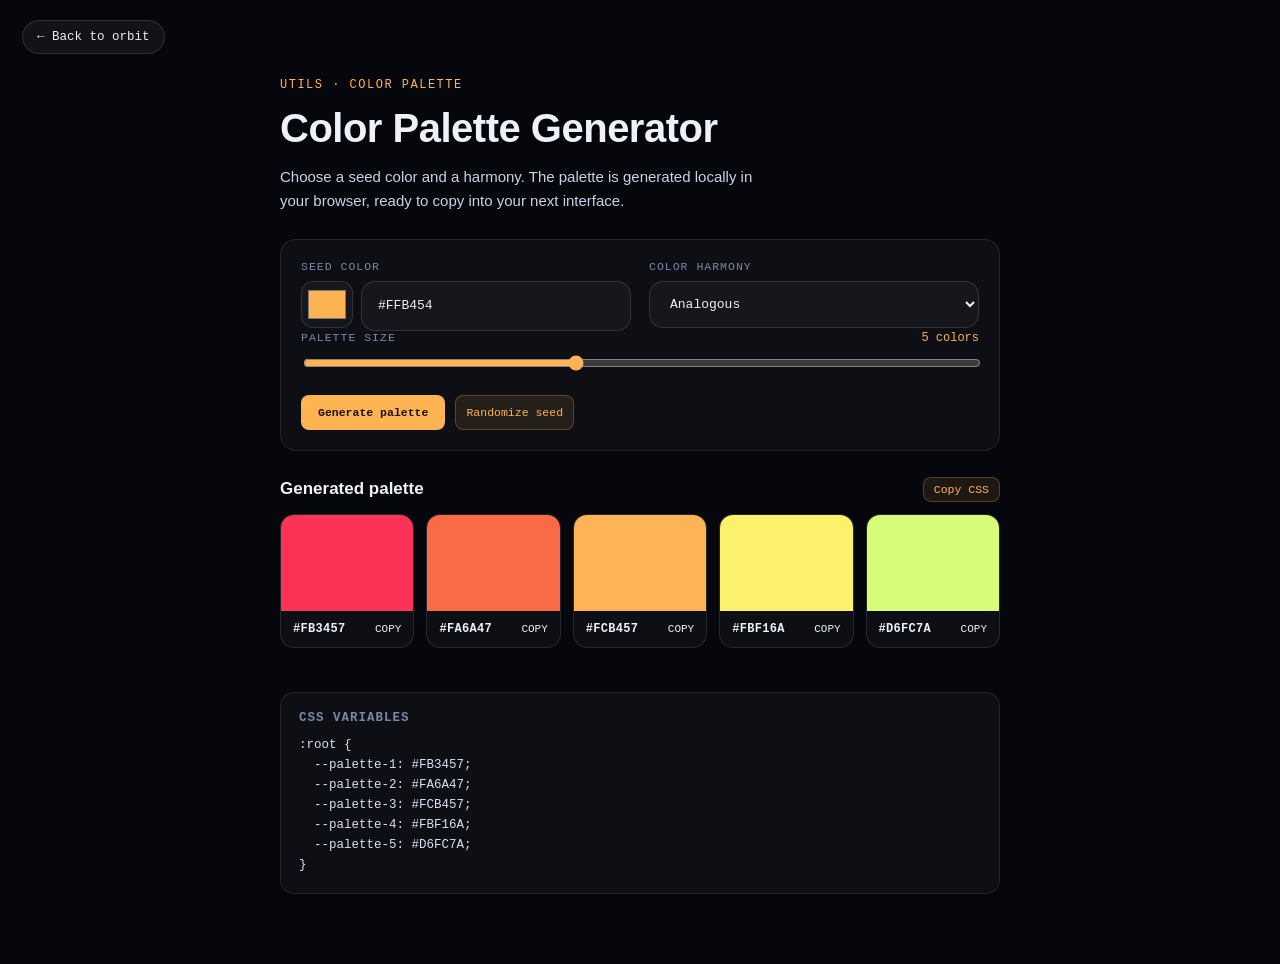
<file: html/utils/color-palette.html>
<!DOCTYPE html>
<html lang="en">
<head>
<meta charset="UTF-8" />
<meta name="viewport" content="width=device-width, initial-scale=1.0" />
<meta name="description" content="Generate harmonious color palettes locally in your browser." />
<meta name="author" content="Saviour Achoda" />
<meta name="robots" content="index, follow" />
<meta name="theme-color" content="#05070d" />
<meta property="og:type" content="website" />
<meta property="og:title" content="Color Palette Generator — Saviour Achoda" />
<meta property="og:description" content="Generate harmonious, copy-ready color palettes locally in your browser." />
<title>Color Palette Generator — Saviour Achoda</title>
<link rel="stylesheet" href="/css/utils.css" />
</head>
<body>

  <a class="back-link" href="/html/index.html">← Back to orbit</a>

  <main>
    <div class="eyebrow">Utils · Color Palette</div>
    <h1>Color Palette Generator</h1>
    <p class="lede">Choose a seed color and a harmony. The palette is generated locally in your browser, ready to copy into your next interface.</p>

    <form class="tool-panel" id="palette-form">
      <div class="form-grid">
        <div class="control-field">
          <label for="hex-input">Seed color</label>
          <div class="color-input-row">
            <input id="seed-color" type="color" value="#ffb454" aria-label="Choose a seed color" />
            <input id="hex-input" type="text" value="#FFB454" maxlength="7" autocomplete="off" spellcheck="false" />
          </div>
        </div>

        <div class="control-field">
          <label for="harmony-select">Color harmony</label>
          <select id="harmony-select">
            <option value="analogous">Analogous</option>
            <option value="complementary">Complementary</option>
            <option value="triadic">Triadic</option>
            <option value="split-complementary">Split complementary</option>
            <option value="tetradic">Tetradic</option>
            <option value="monochromatic">Monochromatic</option>
          </select>
        </div>
      </div>

      <div class="control-field">
        <div class="control-label-row">
          <label for="palette-size">Palette size</label>
          <output class="inline-value" id="palette-size-value" for="palette-size">5 colors</output>
        </div>
        <input id="palette-size" type="range" min="3" max="8" value="5" />
      </div>

      <div class="button-row">
        <button class="action-btn action-btn-primary" type="submit">Generate palette</button>
        <button class="action-btn" id="randomize-seed" type="button">Randomize seed</button>
      </div>
    </form>

    <div id="error" class="error hidden" role="alert"></div>

    <section class="result" aria-labelledby="palette-heading">
      <div class="section-head">
        <h2 id="palette-heading">Generated palette</h2>
        <button class="action-btn" id="copy-css" type="button">Copy CSS</button>
      </div>
      <div class="palette-grid" id="palette-grid"></div>
      <p class="copy-status" id="copy-status" aria-live="polite"></p>

      <div class="panel code-panel">
        <div class="panel-head"><h3>CSS variables</h3></div>
        <pre id="css-output"></pre>
      </div>
    </section>
  </main>

<script src="/js/utils/color-palette.js"></script>
</body>
</html>
</file>
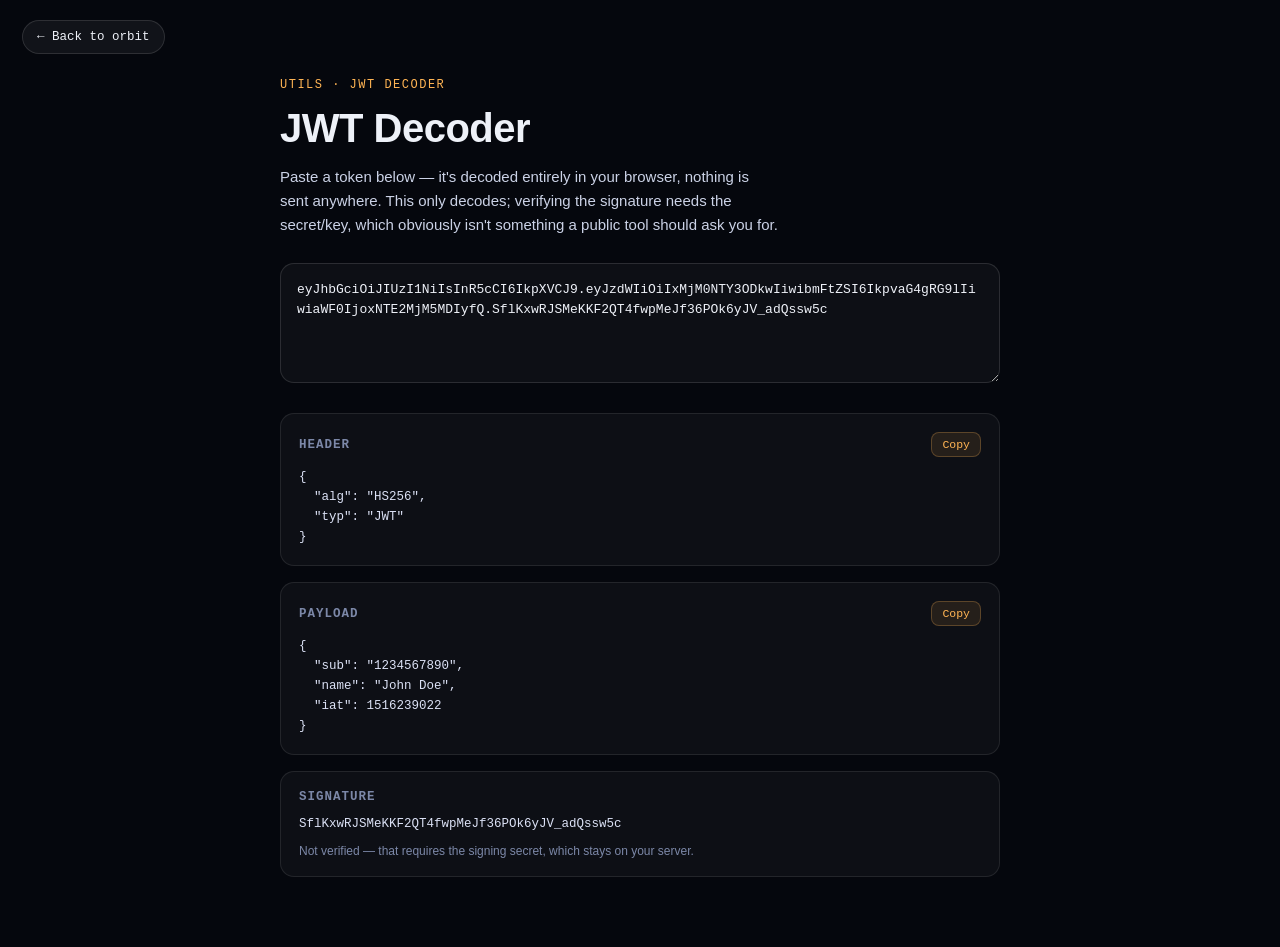
<file: html/utils/jwt-decoder.html>
<!--
  FILE: html/utils/jwt-decoder.html
  Standalone tool page — no build step, shares the portfolio's dark-space palette.
  Lives under html/utils and returns to the portfolio at ../index.html.
-->
<!DOCTYPE html>
<html lang="en">
<head>
<meta charset="UTF-8" />
<meta name="viewport" content="width=device-width, initial-scale=1.0" />
<meta name="description" content="Decode JWT headers and payloads locally without sending tokens to a server." />
<meta name="author" content="Saviour Achoda" />
<meta name="robots" content="index, follow" />
<meta name="theme-color" content="#05070d" />
<meta property="og:type" content="website" />
<meta property="og:title" content="JWT Decoder — Saviour Achoda" />
<meta property="og:description" content="Inspect JWT headers and payloads entirely inside your browser." />
<title>JWT Decoder — Saviour Achoda</title>
<link rel="stylesheet" href="/css/utils.css" />
</head>
<body>

  <a class="back-link" href="/html/index.html">← Back to orbit</a>

  <main>
    <div class="eyebrow">Utils · JWT Decoder</div>
    <h1>JWT Decoder</h1>
    <p class="lede">Paste a token below — it's decoded entirely in your browser, nothing is
    sent anywhere. This only decodes; verifying the signature needs the secret/key, which
    obviously isn't something a public tool should ask you for.</p>

    <textarea class="decoder-input" id="jwt-input" spellcheck="false"></textarea>

    <div id="error" class="error hidden"></div>

    <div id="result" class="result result-stack hidden">
      <div class="panel">
        <div class="panel-head"><h3>Header</h3><button class="action-btn" type="button" data-copy-target="header-json">Copy</button></div>
        <pre id="header-json"></pre>
      </div>
      <div class="panel">
        <div class="panel-head"><h3>Payload</h3><button class="action-btn" type="button" data-copy-target="payload-json">Copy</button></div>
        <pre id="payload-json"></pre>
        <div id="exp-status" class="exp-status hidden"></div>
      </div>
      <div class="panel">
        <div class="panel-head"><h3>Signature</h3></div>
        <pre id="signature-raw"></pre>
        <p class="hint-text">Not verified — that requires the signing secret, which stays on your server.</p>
      </div>
    </div>
  </main>

<script src="/js/utils/jwt-decoder.js"></script>
</body>
</html>
</file>
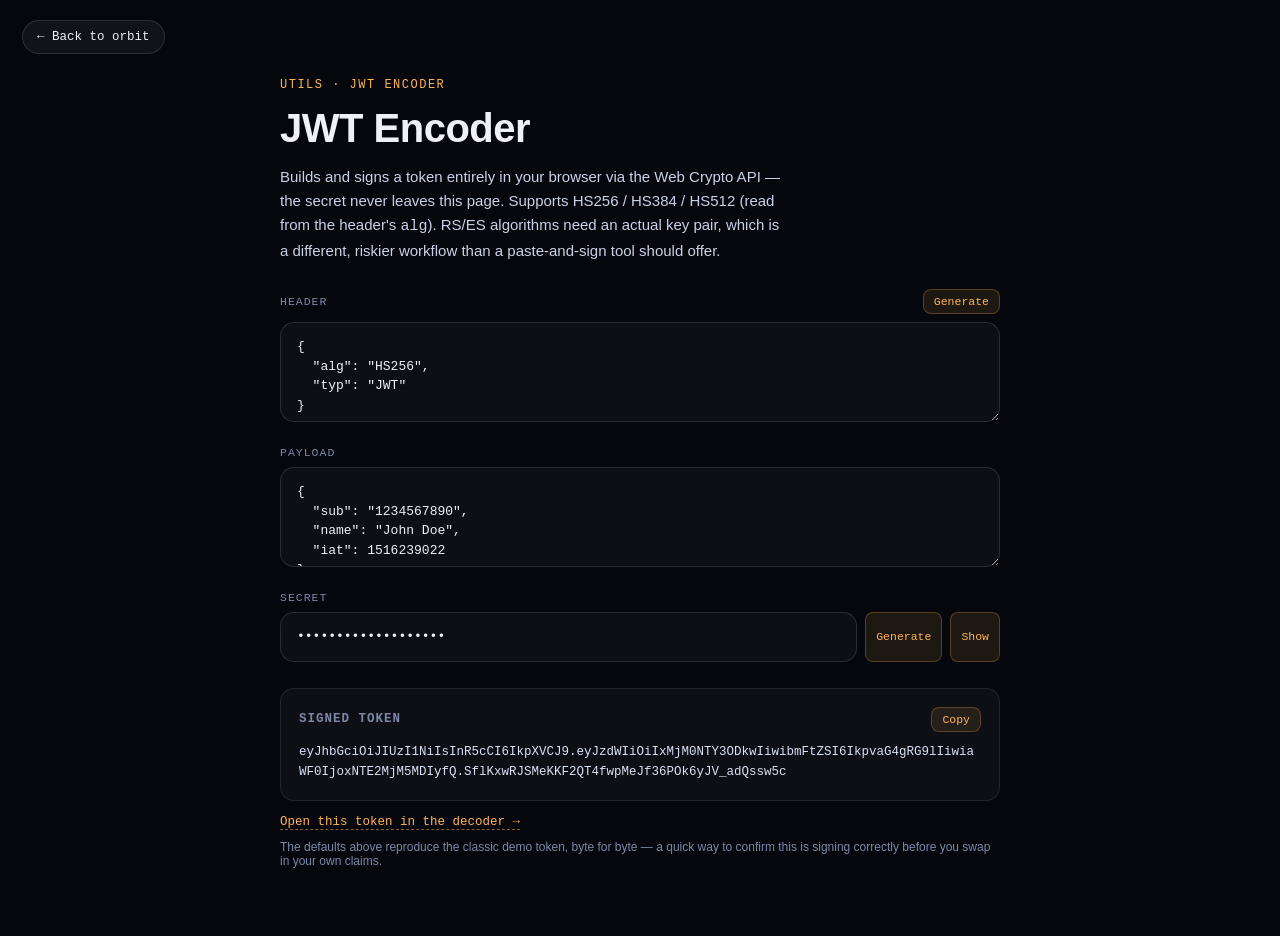
<file: html/utils/jwt-encoder.html>
<!--
  FILE: html/utils/jwt-encoder.html
  Companion to jwt-decoder.html. Signs HS256/384/512 tokens entirely client-side
  via the Web Crypto API — no backend, secret never leaves the browser.
  RS/ES algorithms are out of scope here since those need a real key pair,
  which is a different (and riskier) UX to build safely.
-->
<!DOCTYPE html>
<html lang="en">
<head>
<meta charset="UTF-8" />
<meta name="viewport" content="width=device-width, initial-scale=1.0" />
<meta name="description" content="Build and sign HS256, HS384, or HS512 JSON Web Tokens locally with the Web Crypto API." />
<meta name="author" content="Saviour Achoda" />
<meta name="robots" content="index, follow" />
<meta name="theme-color" content="#05070d" />
<meta property="og:type" content="website" />
<meta property="og:title" content="JWT Encoder — Saviour Achoda" />
<meta property="og:description" content="Build and sign HMAC JSON Web Tokens entirely inside your browser." />
<title>JWT Encoder — Saviour Achoda</title>
<link rel="stylesheet" href="/css/utils.css" />
</head>
<body>

  <a class="back-link" href="/html/index.html">← Back to orbit</a>

  <main>
    <div class="eyebrow">Utils · JWT Encoder</div>
    <h1>JWT Encoder</h1>
    <p class="lede">Builds and signs a token entirely in your browser via the Web Crypto API —
    the secret never leaves this page. Supports HS256 / HS384 / HS512 (read from the header's
    <code>alg</code>). RS/ES algorithms need an actual key pair, which is a different, riskier
    workflow than a paste-and-sign tool should offer.</p>

    <div class="field-head">
      <label for="header-input">Header</label>
      <button class="action-btn" id="generate-header" type="button">Generate</button>
    </div>
    <textarea id="header-input" spellcheck="false">{
  "alg": "HS256",
  "typ": "JWT"
}</textarea>

    <label for="payload-input">Payload</label>
    <textarea id="payload-input" spellcheck="false">{
  "sub": "1234567890",
  "name": "John Doe",
  "iat": 1516239022
}</textarea>

    <label for="secret-input">Secret</label>
    <div class="secret-row">
      <input type="password" id="secret-input" value="your-256-bit-secret" spellcheck="false" />
      <button class="action-btn" id="generate-secret" type="button">Generate</button>
      <button class="action-btn" id="toggle-secret" type="button">Show</button>
    </div>

    <div id="error" class="error hidden"></div>

    <div id="result" class="result hidden">
      <div class="panel">
        <div class="panel-head"><h3>Signed Token</h3><button class="action-btn" id="copy-token" type="button">Copy</button></div>
        <pre id="token-output"></pre>
      </div>
      <a class="decoder-link" id="open-in-decoder" href="/html/utils/jwt-decoder.html">Open this token in the decoder →</a>
      <p class="hint-text">The defaults above reproduce the classic demo token, byte for byte — a quick way to
      confirm this is signing correctly before you swap in your own claims.</p>
    </div>
  </main>

<script src="/js/utils/jwt-encoder.js"></script>
</body>
</html>
</file>
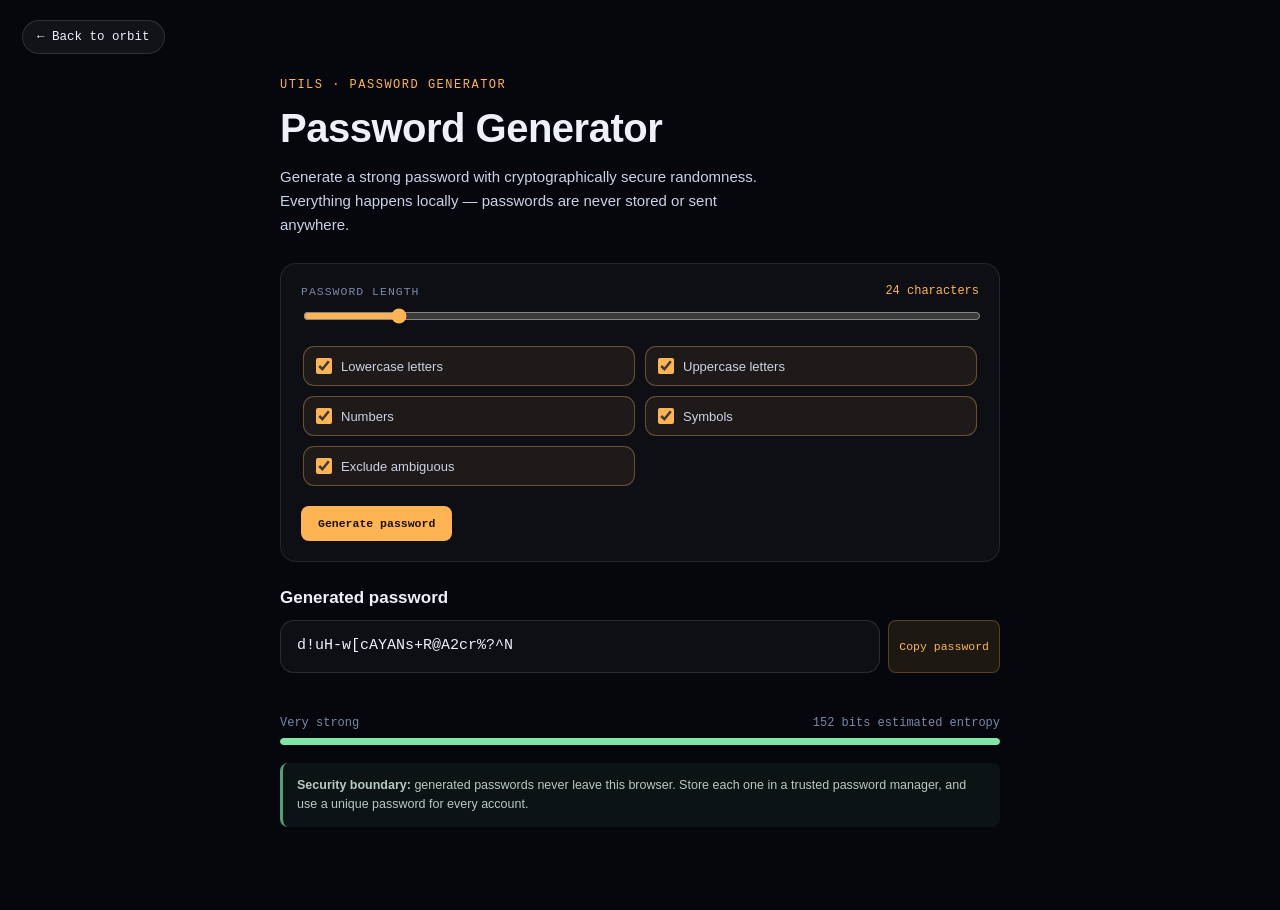
<file: html/utils/password-generator.html>
<!DOCTYPE html>
<html lang="en">
<head>
<meta charset="UTF-8" />
<meta name="viewport" content="width=device-width, initial-scale=1.0" />
<meta name="description" content="Generate strong passwords locally with the Web Crypto API." />
<meta name="author" content="Saviour Achoda" />
<meta name="robots" content="index, follow" />
<meta name="theme-color" content="#05070d" />
<meta property="og:type" content="website" />
<meta property="og:title" content="Password Generator — Saviour Achoda" />
<meta property="og:description" content="Generate strong passwords locally with cryptographically secure browser randomness." />
<title>Password Generator — Saviour Achoda</title>
<link rel="stylesheet" href="/css/utils.css" />
</head>
<body>

  <a class="back-link" href="/html/index.html">← Back to orbit</a>

  <main>
    <div class="eyebrow">Utils · Password Generator</div>
    <h1>Password Generator</h1>
    <p class="lede">Generate a strong password with cryptographically secure randomness. Everything happens locally — passwords are never stored or sent anywhere.</p>

    <div class="tool-panel">
      <div class="control-field">
        <div class="control-label-row">
          <label for="password-length">Password length</label>
          <output class="inline-value" id="password-length-value" for="password-length">24 characters</output>
        </div>
        <input id="password-length" type="range" min="8" max="128" value="24" />
      </div>

      <fieldset class="checkbox-grid" aria-label="Character options">
        <label class="checkbox-option"><input id="include-lowercase" type="checkbox" checked /> Lowercase letters</label>
        <label class="checkbox-option"><input id="include-uppercase" type="checkbox" checked /> Uppercase letters</label>
        <label class="checkbox-option"><input id="include-numbers" type="checkbox" checked /> Numbers</label>
        <label class="checkbox-option"><input id="include-symbols" type="checkbox" checked /> Symbols</label>
        <label class="checkbox-option"><input id="exclude-ambiguous" type="checkbox" checked /> Exclude ambiguous</label>
      </fieldset>

      <div class="button-row">
        <button class="action-btn action-btn-primary" id="generate-password" type="button">Generate password</button>
      </div>
    </div>

    <div id="error" class="error hidden" role="alert"></div>

    <section class="result" aria-labelledby="password-heading">
      <div class="section-head">
        <h2 id="password-heading">Generated password</h2>
      </div>

      <div class="output-row">
        <input class="password-output" id="password-output" type="text" readonly aria-label="Generated password" />
        <button class="action-btn" id="copy-password" type="button">Copy password</button>
      </div>
      <p class="copy-status" id="copy-status" aria-live="polite"></p>

      <div class="strength-row">
        <span id="strength-label">Strength</span>
        <span id="entropy-label">0 bits estimated entropy</span>
      </div>
      <div class="strength-track" aria-hidden="true"><span class="strength-fill" id="strength-fill"></span></div>

      <p class="security-note"><strong>Security boundary:</strong> generated passwords never leave this browser. Store each one in a trusted password manager, and use a unique password for every account.</p>
    </section>
  </main>

<script src="/js/utils/password-generator.js"></script>
</body>
</html>
</file>
<file: css/utils.css>
:root {
  --void: #05070d;
  --accent: #ffb454;
  --text: #eef1f8;
  --muted: #7c88a8;
  --mono: ui-monospace, SFMono-Regular, Menlo, Consolas, "Liberation Mono", monospace;
  --sans: -apple-system, BlinkMacSystemFont, "Segoe UI", Roboto, Helvetica, Arial, sans-serif;
}

* {
  box-sizing: border-box;
}

html,
body {
  min-height: 100%;
  margin: 0;
  padding: 0;
  background: var(--void);
  color: var(--text);
  font-family: var(--sans);
}

body {
  padding: 78px 22px 70px;
}

.back-link {
  position: fixed;
  top: 20px;
  left: 22px;
  z-index: 5;
  padding: 9px 14px;
  border: 1px solid rgba(255, 255, 255, 0.12);
  border-radius: 100px;
  background: rgba(255, 255, 255, 0.05);
  color: var(--text);
  font-family: var(--mono);
  font-size: 12.5px;
  text-decoration: none;
}

.back-link:hover,
.back-link:focus-visible {
  border-color: rgba(255, 180, 84, 0.5);
}

.back-link:focus-visible,
.action-btn:focus-visible,
textarea:focus-visible,
input:focus-visible,
select:focus-visible,
.palette-swatch:focus-visible {
  outline: 2px solid var(--accent);
  outline-offset: 2px;
}

main {
  max-width: 720px;
  margin: 0 auto;
}

.eyebrow {
  margin-bottom: 14px;
  color: var(--accent);
  font-family: var(--mono);
  font-size: 12px;
  letter-spacing: 1.5px;
  text-transform: uppercase;
}

h1 {
  margin: 0 0 14px;
  font-size: clamp(28px, 6vw, 40px);
  font-weight: 700;
  letter-spacing: -0.5px;
}

.lede {
  max-width: 60ch;
  margin: 0 0 26px;
  color: #cbd2e6;
  font-size: 15px;
  line-height: 1.6;
}

label {
  display: block;
  margin: 20px 0 8px;
  color: var(--muted);
  font-family: var(--mono);
  font-size: 11.5px;
  letter-spacing: 1px;
  text-transform: uppercase;
}

textarea,
input[type="text"],
input[type="password"],
select {
  width: 100%;
  padding: 14px 16px;
  border: 1px solid rgba(255, 255, 255, 0.12);
  border-radius: 14px;
  background: rgba(255, 255, 255, 0.035);
  color: var(--text);
  font-family: var(--mono);
  font-size: 13px;
  line-height: 1.5;
}

textarea {
  min-height: 100px;
  resize: vertical;
}

.decoder-input {
  min-height: 120px;
  padding: 16px;
}

textarea:focus,
input:focus,
select:focus {
  border-color: rgba(255, 180, 84, 0.5);
}

.field-head {
  display: flex;
  align-items: center;
  justify-content: space-between;
  margin: 20px 0 8px;
}

.field-head:first-of-type {
  margin-top: 0;
}

.field-head label {
  margin: 0;
}

.secret-row {
  display: flex;
  gap: 8px;
}

.secret-row input {
  flex: 1;
  min-width: 0;
}

.action-btn {
  padding: 5px 10px;
  border: 1px solid rgba(255, 180, 84, 0.25);
  border-radius: 8px;
  background: rgba(255, 180, 84, 0.1);
  color: var(--accent);
  cursor: pointer;
  font-family: var(--mono);
  font-size: 11.5px;
  white-space: nowrap;
}

.action-btn:hover {
  background: rgba(255, 180, 84, 0.18);
}

.action-btn-primary {
  padding: 10px 16px;
  background: var(--accent);
  color: #171008;
  font-weight: 700;
}

.action-btn-primary:hover {
  background: #ffc477;
}

.action-btn:disabled {
  cursor: not-allowed;
  opacity: 0.45;
}

.error {
  margin-top: 16px;
  padding: 14px 16px;
  border: 1px solid rgba(255, 90, 90, 0.3);
  border-radius: 12px;
  background: rgba(255, 90, 90, 0.08);
  color: #ffb0b0;
  font-family: var(--mono);
  font-size: 13.5px;
}

.hidden {
  display: none;
}

.result {
  margin-top: 26px;
}

.result-stack {
  display: flex;
  flex-direction: column;
  gap: 16px;
}

.panel {
  padding: 18px;
  border: 1px solid rgba(255, 255, 255, 0.09);
  border-radius: 14px;
  background: rgba(255, 255, 255, 0.035);
}

.panel-head {
  display: flex;
  align-items: center;
  justify-content: space-between;
  margin-bottom: 10px;
}

.panel-head h3 {
  margin: 0;
  color: var(--muted);
  font-family: var(--mono);
  font-size: 12.5px;
  letter-spacing: 1px;
  text-transform: uppercase;
}

pre {
  margin: 0;
  color: #dbe1f5;
  font-family: var(--mono);
  font-size: 12.5px;
  line-height: 1.6;
  white-space: pre-wrap;
  word-break: break-word;
}

.exp-status {
  margin-top: 12px;
  padding-top: 12px;
  border-top: 1px solid rgba(255, 255, 255, 0.08);
  font-family: var(--mono);
  font-size: 12.5px;
}

.exp-status.valid {
  color: #7ee7a8;
}

.exp-status.expired {
  color: #ff8a8a;
}

.decoder-link {
  display: inline-block;
  margin-top: 14px;
  border-bottom: 1px dashed rgba(255, 180, 84, 0.5);
  color: var(--accent);
  font-family: var(--mono);
  font-size: 12.5px;
  text-decoration: none;
}

.hint-text {
  margin: 10px 0 0;
  color: var(--muted);
  font-size: 12px;
}

.tool-panel {
  padding: 20px;
  border: 1px solid rgba(255, 255, 255, 0.09);
  border-radius: 16px;
  background: rgba(255, 255, 255, 0.035);
}

.form-grid {
  display: grid;
  grid-template-columns: repeat(2, minmax(0, 1fr));
  gap: 18px;
}

.control-field label,
.control-label-row label {
  margin-top: 0;
}

.control-label-row {
  display: flex;
  align-items: center;
  justify-content: space-between;
  gap: 12px;
  margin-bottom: 8px;
}

.control-label-row label {
  margin-bottom: 0;
}

.inline-value {
  color: var(--accent);
  font-family: var(--mono);
  font-size: 12px;
}

.color-input-row,
.output-row {
  display: flex;
  align-items: stretch;
  gap: 8px;
}

input[type="color"] {
  width: 52px;
  min-width: 52px;
  height: 47px;
  padding: 4px;
  border: 1px solid rgba(255, 255, 255, 0.12);
  border-radius: 12px;
  background: rgba(255, 255, 255, 0.035);
  cursor: pointer;
}

input[type="range"] {
  width: 100%;
  accent-color: var(--accent);
}

.button-row {
  display: flex;
  flex-wrap: wrap;
  gap: 10px;
  margin-top: 20px;
}

.section-head {
  display: flex;
  align-items: center;
  justify-content: space-between;
  gap: 14px;
  margin-bottom: 12px;
}

.section-head h2 {
  margin: 0;
  font-size: 17px;
}

.copy-status {
  min-height: 18px;
  margin: 10px 0 0;
  color: #7ee7a8;
  font-family: var(--mono);
  font-size: 12px;
}

.palette-grid {
  display: grid;
  grid-template-columns: repeat(auto-fit, minmax(112px, 1fr));
  gap: 12px;
}

.palette-swatch {
  overflow: hidden;
  padding: 0;
  border: 1px solid rgba(255, 255, 255, 0.1);
  border-radius: 14px;
  background: rgba(255, 255, 255, 0.035);
  color: var(--text);
  cursor: pointer;
  text-align: left;
}

.palette-swatch:hover {
  border-color: rgba(255, 180, 84, 0.55);
  transform: translateY(-2px);
}

.swatch-color {
  display: block;
  height: 96px;
  background: var(--swatch-color);
}

.swatch-meta {
  display: flex;
  align-items: center;
  justify-content: space-between;
  gap: 8px;
  padding: 11px 12px;
  font-family: var(--mono);
  font-size: 11px;
}

.swatch-meta strong {
  font-size: 12px;
  letter-spacing: 0.3px;
}

.code-panel {
  margin-top: 16px;
}

.code-panel pre {
  max-height: 220px;
  overflow: auto;
}

.checkbox-grid {
  display: grid;
  grid-template-columns: repeat(2, minmax(0, 1fr));
  gap: 10px;
  margin-top: 18px;
  padding: 0;
  border: 0;
}

.checkbox-option {
  display: flex;
  align-items: center;
  gap: 9px;
  margin: 0;
  padding: 11px 12px;
  border: 1px solid rgba(255, 255, 255, 0.09);
  border-radius: 11px;
  background: rgba(255, 255, 255, 0.025);
  color: #cbd2e6;
  cursor: pointer;
  font-family: var(--sans);
  font-size: 13px;
  letter-spacing: 0;
  text-transform: none;
}

.checkbox-option:has(input:checked) {
  border-color: rgba(255, 180, 84, 0.35);
  background: rgba(255, 180, 84, 0.07);
}

.checkbox-option input {
  width: 16px;
  height: 16px;
  margin: 0;
  accent-color: var(--accent);
}

.password-output {
  min-width: 0;
  font-size: 15px !important;
}

.strength-row {
  display: flex;
  align-items: center;
  justify-content: space-between;
  gap: 12px;
  margin-top: 15px;
  color: var(--muted);
  font-family: var(--mono);
  font-size: 12px;
}

.strength-track {
  height: 7px;
  margin-top: 8px;
  overflow: hidden;
  border-radius: 999px;
  background: rgba(255, 255, 255, 0.08);
}

.strength-fill {
  display: block;
  width: 0;
  height: 100%;
  border-radius: inherit;
  background: #ff8a8a;
  transition: width 180ms ease, background-color 180ms ease;
}

.security-note {
  margin-top: 18px;
  padding: 13px 14px;
  border-left: 3px solid rgba(126, 231, 168, 0.65);
  border-radius: 8px;
  background: rgba(126, 231, 168, 0.055);
  color: #b9c9c1;
  font-size: 12.5px;
  line-height: 1.55;
}

@media (max-width: 560px) {
  .secret-row {
    flex-wrap: wrap;
  }

  .secret-row input {
    flex-basis: 100%;
  }

  .form-grid,
  .checkbox-grid {
    grid-template-columns: 1fr;
  }

  .output-row {
    flex-wrap: wrap;
  }

  .output-row .action-btn {
    flex: 1;
  }
}
</file>
